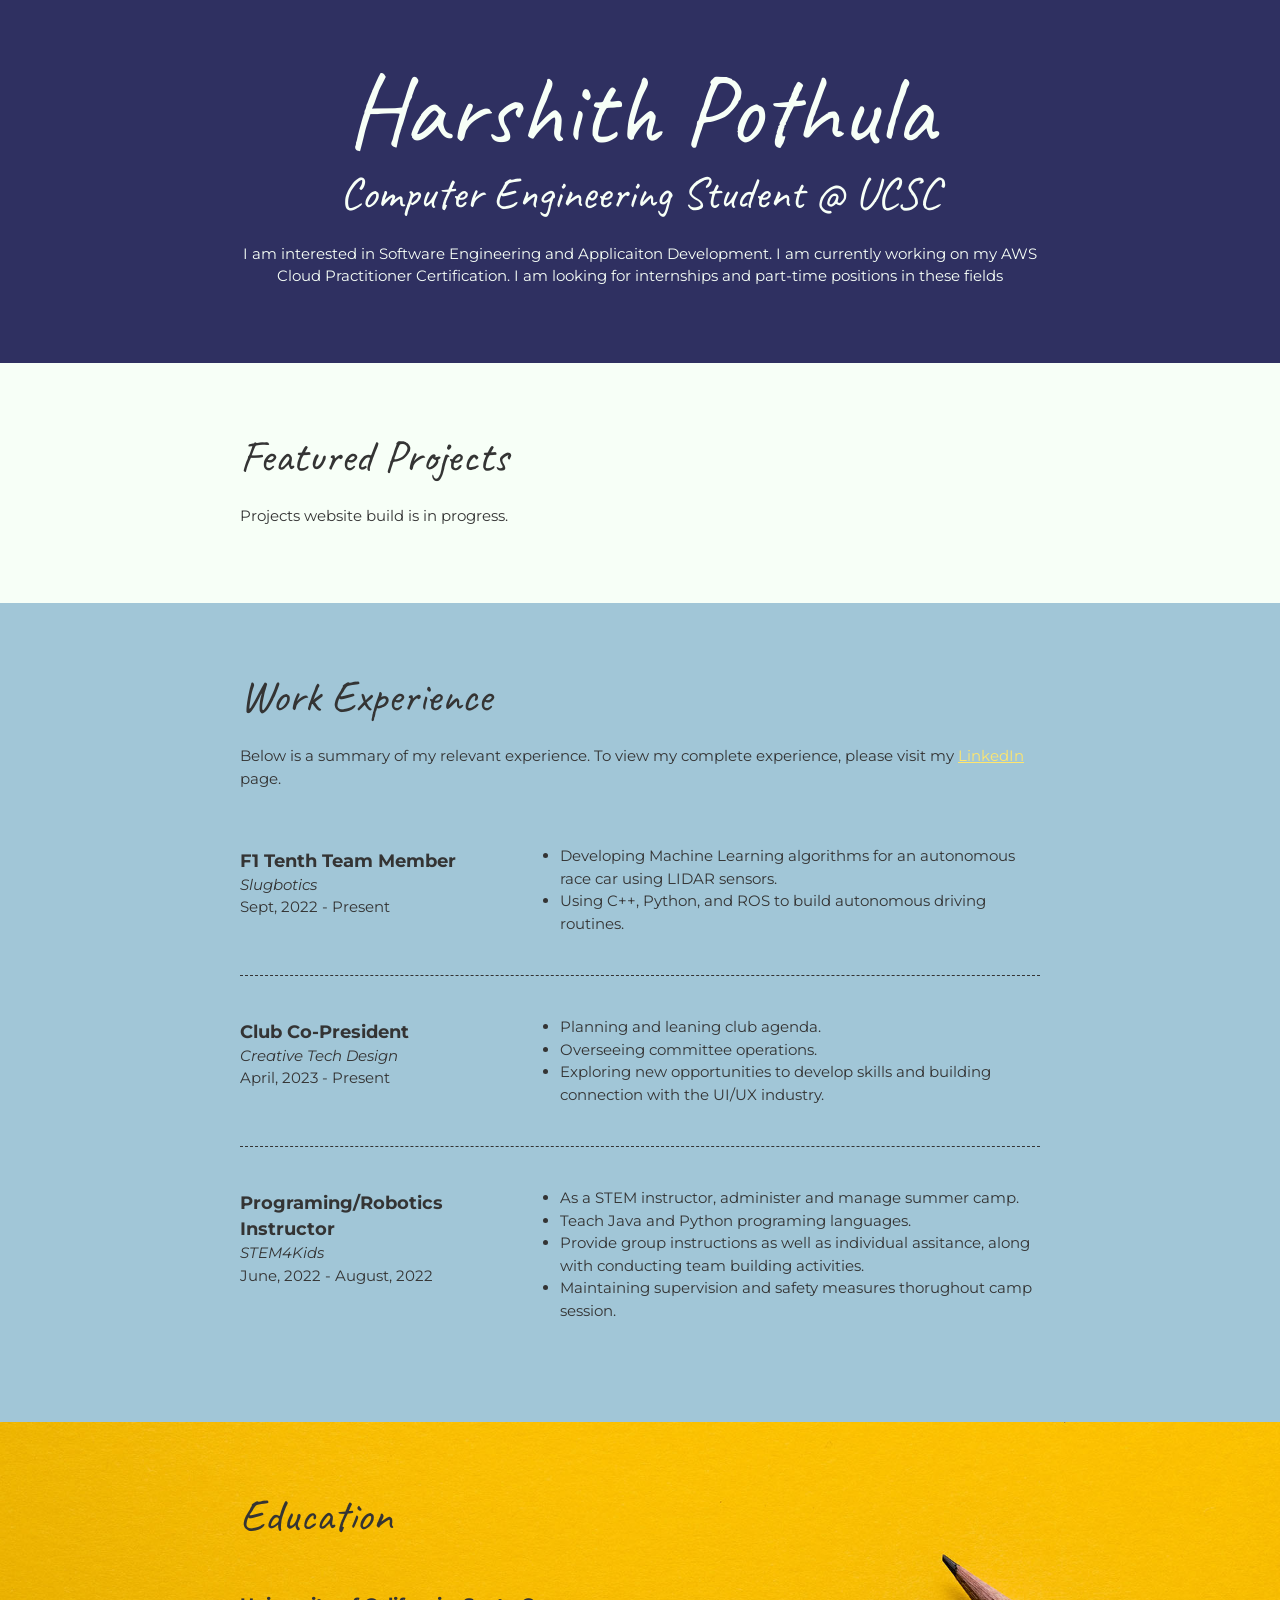
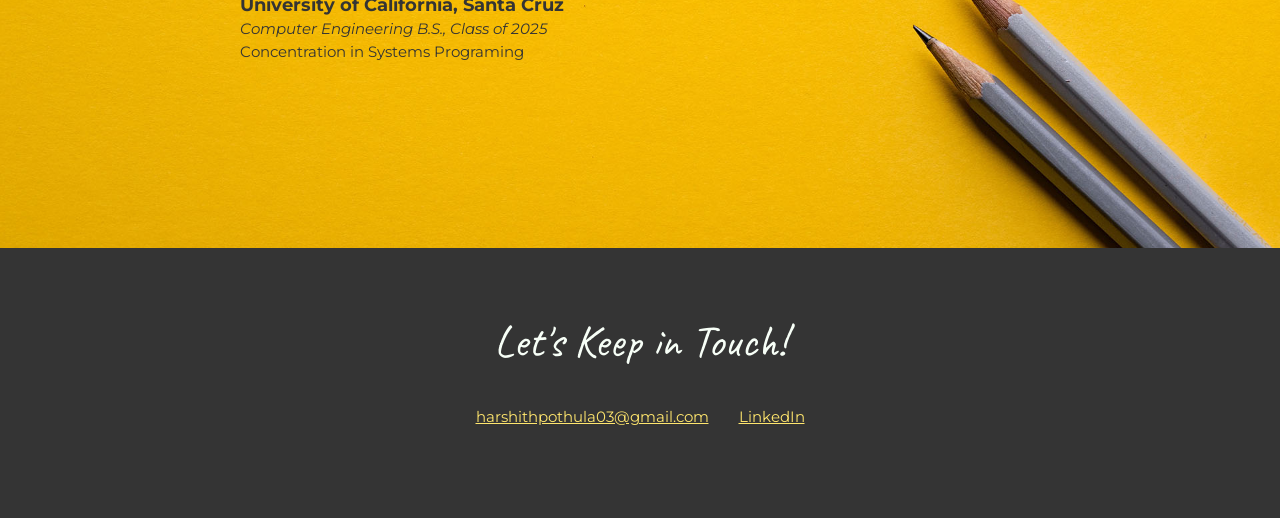
<file: index.html>
<!DOCTYPE html>
<html lang="en">
  <head>
    <meta charset="UTF-8">
    <meta name="viewport" content="width=device-width, initial-scale=1.0">
    <title>Harshith Pothula</title>
    <link rel="preconnect" href="https://fonts.googleapis.com">
    <link rel="preconnect" href="https://fonts.gstatic.com" crossorigin>
    <link href="https://fonts.googleapis.com/css2?family=Caveat&family=Montserrat:wght@400;600&display=swap" rel="stylesheet">
    <link  rel="stylesheet" href="css/style.css"> 
  </head>
  <body>
    <main>
      <!-- ***********************  ABOUT / PROFILE  *********************** -->
      <header>
        <div class="content-wrap">

          <h1>Harshith Pothula</h1>
          <h2>Computer Engineering Student @ UCSC</h2>

          <p>I am interested in Software Engineering and Applicaiton Development. I am currently working on my AWS Cloud Practitioner Certification. I am looking for internships and part-time positions in these fields</p>
        </div>
      </header>

      <!-- ********************  PROJECTS / PORTFOLIO  ********************* -->
      <section class="projects">
        <div class="content-wrap divider">
          <h2>Featured Projects</h2>
          <p>Projects website build is in progress.</p>
<!--           
          <p>View selected projects below. More information can be found at <a href="http://christinatruong.com">christinatruong.com</a>.</p>

          <section class="project-item">
            <img src="images/thumbnail-1.jpg" alt="description of image">
            <h3>Project Name</h3>
            <p>Summary or description of the project and/or your role in it. Add as many paragraphs as you need.</p>
            <a class="btn" href="#" target="_blank">View project / case study</a>
          </section>
         -->
        </div>
        <!-- End of Project block. -->
      </section>

      <!-- ***********************  WORK EXPERIENCE  *********************** -->
      <section class="work-experience">
        <div class="content-wrap item-details divider">
          <h2>Work Experience</h2>
          <p>Below is a summary of my relevant experience. To view my complete experience, please visit my <a href="https://www.linkedin.com/in/harshith-pothula-84201021b/" target="_blank">LinkedIn</a> page.</p>

          <!-- Copy this whole <section> block to add more jobs. -->
          <section class="job-item">
            <div class="job-details">
              <h3>F1 Tenth Team Member</h3>
              <p>Slugbotics</p>
              <p><time datetime="2022-09">Sept, 2022</time> - Present</p>
            </div>
            <div class="job-summary">
              <ul>
                <li>Developing Machine Learning algorithms for an autonomous race car using LIDAR sensors.</li>
                <li>Using C++, Python, and ROS to build autonomous driving routines.</li>
              </ul>
            </div>
          </section>
        

          <section class="job-item">
            <div class="job-details">
              <h3>Club Co-President</h3>
              <p>Creative Tech Design</p>
              <p><time datetime="2023-04">April, 2023</time> - Present</p>
            </div>
            <div class="job-summary">
              <ul>
                <li>Planning and leaning club agenda.</li>
                <li>Overseeing committee operations.</li>
                <li>Exploring new opportunities to develop skills and building connection with the UI/UX industry.</li>
              </ul>
            </div>
          </section>

          <section class="job-item">
            <div class="job-details">
              <h3>Programing/Robotics Instructor</h3>
              <p>STEM4Kids</p>
              <p><time datetime="2022-06">June, 2022</time> - <time datetime="2022-08">August, 2022</time></p>
            </div>
            <div class="job-summary">
              <ul>
                <li>As a STEM instructor, administer and manage summer camp.</li>
                <li>Teach Java and Python programing languages.</li>
                <li>Provide group instructions as well as individual assitance, along with conducting team building activities.</li>
                <li>Maintaining supervision and safety measures thorughout camp session.</li>
            </ul>
            </div>
          </section>
        </div>
        <!-- End of Job block. -->
      </section>

      <!-- ******************  EDUCATION & CERTIFICATIONS ****************** -->
      <section class="education">
        <div class="content-wrap item-details divider">
          <h2>Education</h2>

          <!-- Copy this whole <section> block to add more schools. -->
          <section>
            <h3>University of California, Santa Cruz</h3>
            <p>Computer Engineering B.S., Class of 2025</p>
            <p>Concentration in Systems Programing</p>
          </section>
        </div>
      <!-- End of School block. -->
      </section>

      <!-- *****************  CONTACT INFO / SOCIAL MEDIA  ***************** -->
      <footer>
        <div class="content-wrap">
          <h2>Let's Keep in Touch!</h2>

          <!-- Social media and contact links. Add or remove any networks. -->
          <ul class="contact-list">
            <li><a href="mailto:email@example.com">harshithpothula03@gmail.com</a></li>
            <!-- <li><a href="http://yourwebsite.com" target="_blank">yourwebsite.com</a></li> -->
            <li><a href="https://www.linkedin.com/in/harshith-pothula-84201021b/" target="_blank">LinkedIn</a></li>
          </ul>
        </div>
      </footer>
    </main>
  </body>
</html>
</file>
<file: css/style.css>
/* Global
------------------------------------------------*/
html {
    box-sizing: border-box;
}

*, *:before, *:after {
    box-sizing: inherit;
}
body {
    color: #343434;
    margin: 0;
    padding: 0;
    font-family: 'Montserrat', sans-serif;
    font-size: 15px;
    line-height: 1.5;
}

img {
    width:300px;
}

a {
    color: #FFE66D;
}

a:hover {
    text-decoration: none;
}

.content-wrap {
    max-width: 800px;
    width: 85%;
    margin: 0 auto;
    padding: 60px 0;
}

h1 {
    font-size: 100px;
    line-height: 1;
}

h2 {
    font-size: 45px;
}

h1, h2 {
    font-family: 'Caveat', cursive;
    font-weight: 400;
    margin: 0;

}

h3 {
    margin-bottom: 0;
}



.item-details h3 + p {
    font-style: italic;
}

.item-details h3 ~ p {
    margin: 0;
}

.divider > section {
    border-bottom: 1px dashed #343434;
    padding: 25px 0;
}

.divider > section:last-of-type {
    border-bottom: none;
}

/* Profile
------------------------------------------------*/
header {
    background: #2F3061;
    color: #F7FFF7;
}

/* Projects
------------------------------------------------*/
.projects {
    background-color: #F7FFF7;
}

.projects a {
    color: #2F3061
}

.projects .btn {
    color: #F7FFF7;
    background-color: #2F3061;
    text-decoration: none;
    padding: 8px;
    border-radius: 4px;
    display: inline-block;
}

.projects .btn:hover {
    background: rgba(47, 48, 97, 80%);
}

.project-item {
    overflow: hidden;
}



.project-item h3 {
    margin-top: 0;
}

/* Work Experience
------------------------------------------------*/
.work-experience {
    background-color: #A1C6D7;
}



/* Education
------------------------------------------------*/
.education {
    background-image: url(../images/joanna-kosinska-unsplash.jpg);
    background-size: cover;
    background-position: top right;
    padding-bottom: 100px;
}

.education p {
    width: 60%;
}

/* Contact info
------------------------------------------------*/
footer {
    background-color: #343434;
    color: #F7FFF7;
}

.contact-list {
    list-style-type: none;
    padding: 0;
    
}

.contact-list a {
    padding: 15px;
    display: inline-block;
}

/* @Responsive
------------------------------------------------*/
@media screen and (min-width: 750px) {

    header, footer {
        text-align: center;
    }
    .project-item img{
        float: left;
        margin-right: 20px;
    }

    .job-item {
        display: grid;
        grid-template-columns: 1fr 2fr;
        column-gap: 20px;
    }

    .contact-list {
        display: flex;
        justify-content: center;
    }

}

@media screen and (max-width: 749px) {
    h1 {
        font-size: 75px;
        line-height: 0.9;
        margin-bottom: 20px;
    }

    h2 {
        line-height: 1;
    }
    
    .contact-list a {
        padding: 5px;
    }
}
</file>
